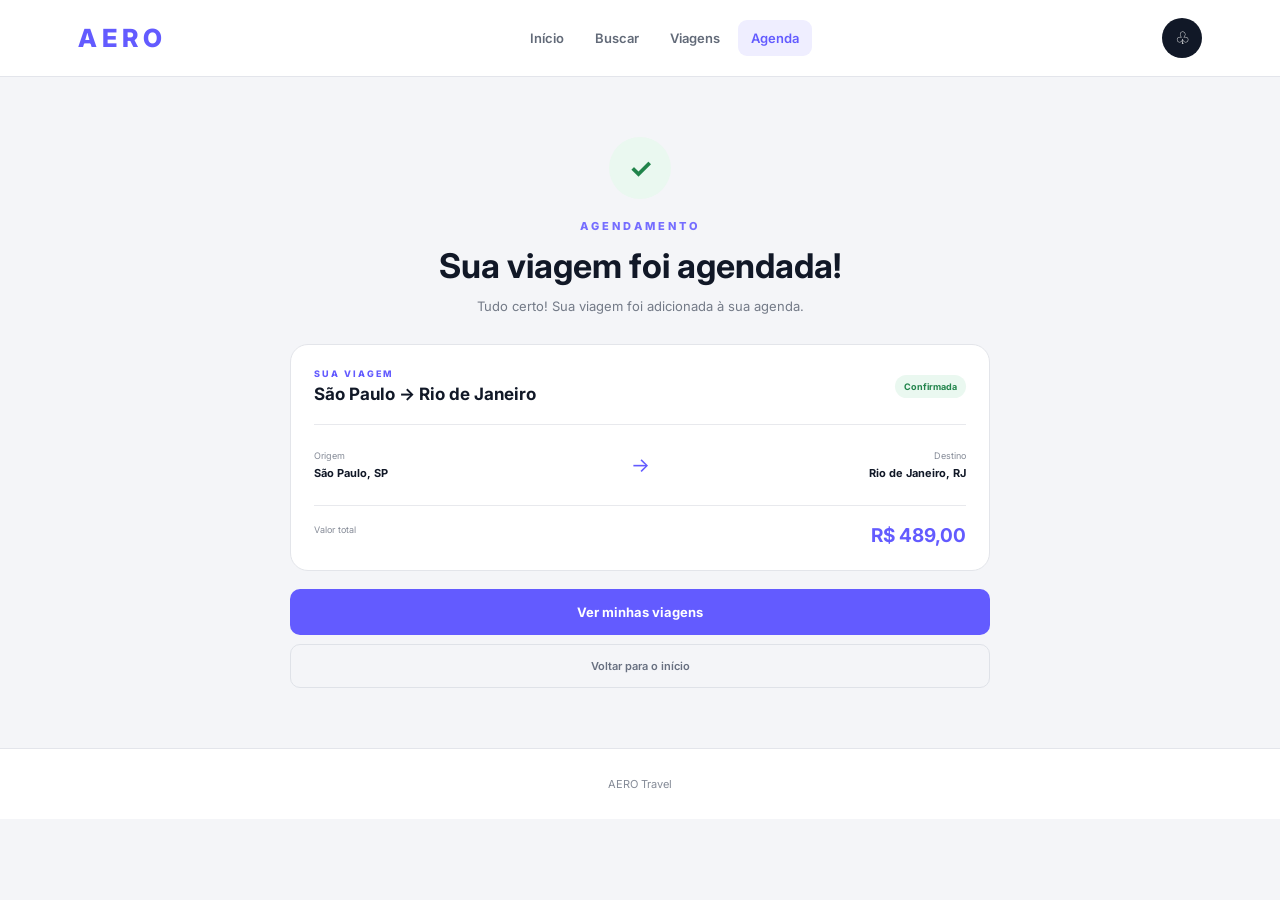
<file: agendamento.html>
<!DOCTYPE html>
<html lang="pt-BR">

<head>
    <meta charset="UTF-8">
    <meta name="viewport" content="width=device-width, initial-scale=1.0">

    <title>AERO | Agendamento</title>

    <link rel="preconnect" href="https://fonts.googleapis.com">
    <link rel="preconnect" href="https://fonts.gstatic.com" crossorigin>
    <link href="https://fonts.googleapis.com/css2?family=Inter:wght@400;500;600;700;800&display=swap" rel="stylesheet">

    <link rel="stylesheet" href="style.css">
</head>

<body>

    <header class="miku">

        <div class="bowie">

            <a href="index.html" class="luka">AERO</a>

            <nav class="kaito">
                <a href="index.html" class="rin">Início</a>
                <a href="buscar.html" class="rin">Buscar</a>
                <a href="viagens.html" class="rin">Viagens</a>
                <a href="agendamento.html" class="rin active-rin">Agenda</a>
            </nav>

            <button class="len">♧</button>

        </div>

    </header>

    <main>

        <section class="selena">

            <div class="stella">✓</div>

            <p class="ado">AGENDAMENTO</p>

            <h1>Sua viagem foi agendada!</h1>

            <p class="cassie-text">
                Tudo certo! Sua viagem foi adicionada à sua agenda.
            </p>

            <section class="celine">

                <div class="marina">

                    <div>
                        <p class="lilith-text">SUA VIAGEM</p>
                        <h2>São Paulo → Rio de Janeiro</h2>
                    </div>

                    <span class="confirmed">Confirmada</span>

                </div>

                <div class="violetta">

                    <div class="location">
                        <span>Origem</span>
                        <strong>São Paulo, SP</strong>
                    </div>

                    <div class="arrow">→</div>

                    <div class="location">
                        <span>Destino</span>
                        <strong>Rio de Janeiro, RJ</strong>
                    </div>

                </div>

                <div class="total">

                    <span>Valor total</span>

                    <strong>R$ 489,00</strong>

                </div>

            </section>

            <div class="actions">

                <a href="viagens.html" class="yor">
                    Ver minhas viagens
                </a>

                <a href="index.html" class="back-home">
                    Voltar para o início
                </a>

            </div>

        </section>

    </main>

    <footer class="radiohead">
        AERO Travel
    </footer>

</body>

</html>
</file>
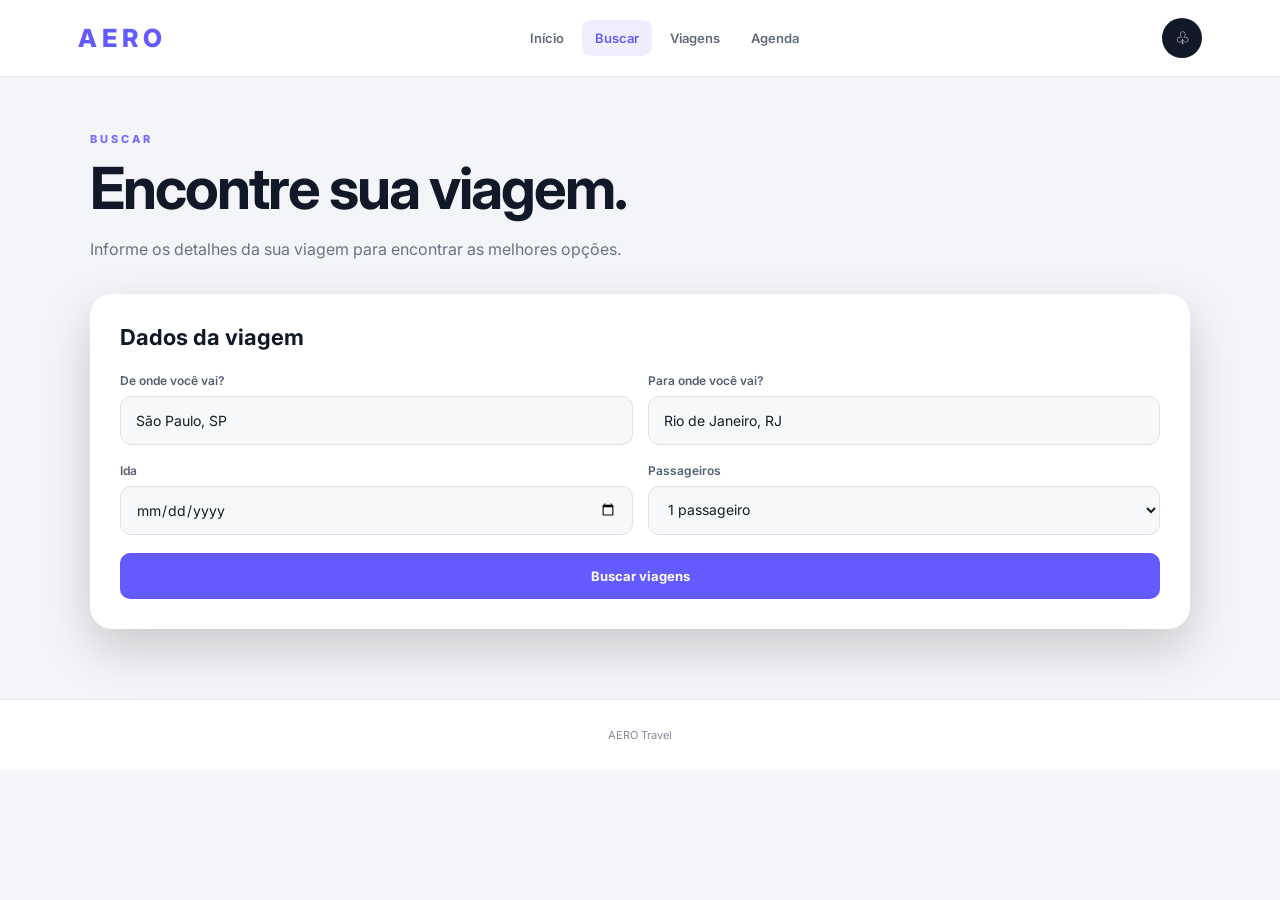
<file: buscar.html>
<!DOCTYPE html>
<html lang="pt-BR">

<head>
    <meta charset="UTF-8">
    <meta name="viewport" content="width=device-width, initial-scale=1.0">

    <title>AERO | Buscar</title>

    <link rel="preconnect" href="https://fonts.googleapis.com">
    <link rel="preconnect" href="https://fonts.gstatic.com" crossorigin>
    <link href="https://fonts.googleapis.com/css2?family=Inter:wght@400;500;600;700;800&display=swap" rel="stylesheet">

    <link rel="stylesheet" href="style.css">
</head>

<body>

    <header class="miku">

        <div class="bowie">

            <a href="index.html" class="luka">AERO</a>

            <nav class="kaito">
                <a href="index.html" class="rin">Início</a>
                <a href="buscar.html" class="rin active-rin">Buscar</a>
                <a href="viagens.html" class="rin">Viagens</a>
                <a href="agendamento.html" class="rin">Agenda</a>
            </nav>

            <button class="len">♧</button>

        </div>

    </header>

    <main>

        <section class="pagina">

            <div class="marcy">

                <p class="ado">BUSCAR</p>

                <h1>Encontre sua viagem.</h1>

                <p>
                    Informe os detalhes da sua viagem para
                    encontrar as melhores opções.
                </p>

            </div>

            <div class="meiko">

                <h2 class="flower">Dados da viagem</h2>

                <form class="rei">

                    <div class="form-grid">

                        <div class="asuka">

                            <label for="origem">De onde você vai?</label>

                            <input
                                type="text"
                                id="origem"
                                value="São Paulo, SP">

                        </div>

                        <div class="asuka">

                            <label for="destino">Para onde você vai?</label>

                            <input
                                type="text"
                                id="destino"
                                value="Rio de Janeiro, RJ">

                        </div>

                    </div>

                    <div class="form-grid">

                        <div class="asuka">

                            <label for="ida">Ida</label>

                            <input
                                type="date"
                                id="ida">

                        </div>

                        <div class="asuka">

                            <label for="passageiros">Passageiros</label>

                            <select id="passageiros">
                                <option>1 passageiro</option>
                                <option>2 passageiros</option>
                                <option>3 passageiros</option>
                                <option>4 passageiros</option>
                            </select>

                        </div>

                    </div>

                    <a href="resultados.html" class="yor">
                        Buscar viagens
                    </a>

                </form>

            </div>

        </section>

    </main>

    <footer class="radiohead">
        AERO Travel
    </footer>

</body>

</html>
</file>
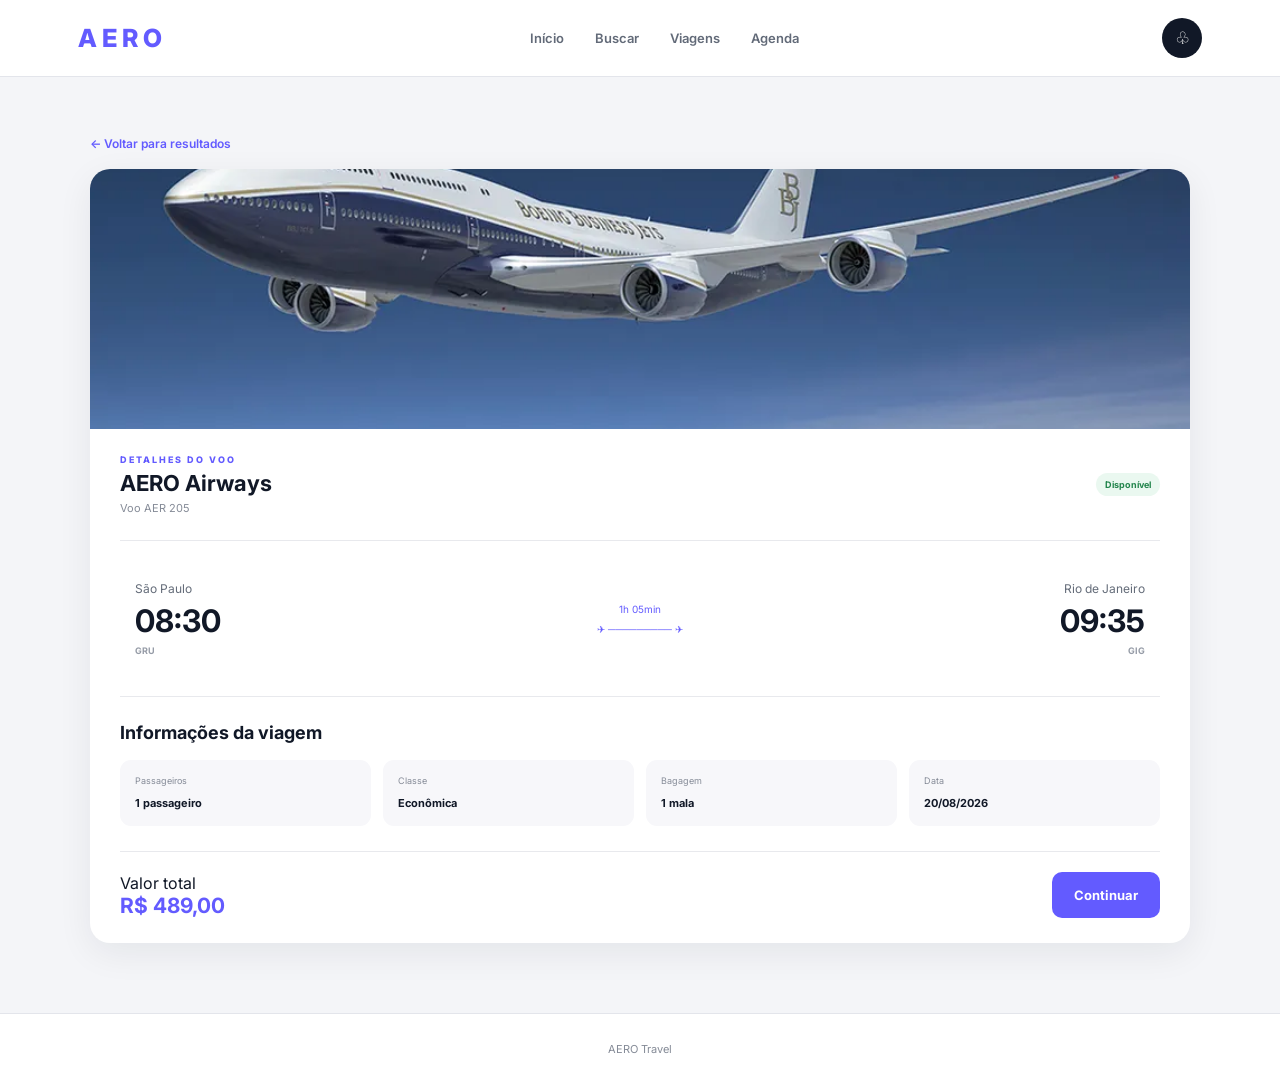
<file: detalhes.html>
<!DOCTYPE html>
<html lang="pt-BR">

<head>
    <meta charset="UTF-8">
    <meta name="viewport" content="width=device-width, initial-scale=1.0">

    <title>AERO | Detalhes</title>

    <link rel="preconnect" href="https://fonts.googleapis.com">
    <link rel="preconnect" href="https://fonts.gstatic.com" crossorigin>
    <link href="https://fonts.googleapis.com/css2?family=Inter:wght@400;500;600;700;800&display=swap" rel="stylesheet">

    <link rel="stylesheet" href="style.css">
</head>

<body>

    <header class="miku">

        <div class="bowie">

            <a href="index.html" class="luka">AERO</a>

            <nav class="kaito">
                <a href="index.html" class="rin">Início</a>
                <a href="buscar.html" class="rin">Buscar</a>
                <a href="viagens.html" class="rin">Viagens</a>
                <a href="agendamento.html" class="rin">Agenda</a>
            </nav>

            <button class="len">♧</button>

        </div>

    </header>

    <main>

        <section class="pagina">

            <a href="resultados.html" class="voltar">
                ← Voltar para resultados
            </a>

            <div class="aster">

                <img
                    src="images/img2.png"
                    alt="Avião de passageiros voando"
                    class="detalhes-aviao">

                <div class="selene">

                    <div>

                        <p class="lilith-text">DETALHES DO VOO</p>

                        <h1>AERO Airways</h1>

                        <p>Voo AER 205</p>

                    </div>

                    <span class="status">Disponível</span>

                </div>

                <div class="orion">

                    <div class="destino">

                        <span>São Paulo</span>

                        <strong>08:30</strong>

                        <small>GRU</small>

                    </div>

                    <div class="trajeto">

                        <span>1h 05min</span>

                        <div>✈ ───────── ✈</div>

                    </div>

                    <div class="destino">

                        <span>Rio de Janeiro</span>

                        <strong>09:35</strong>

                        <small>GIG</small>

                    </div>

                </div>

                <section class="lyra">

                    <h2>Informações da viagem</h2>

                    <div class="cassio">

                        <div class="nova-card">
                            <span>Passageiros</span>
                            <strong>1 passageiro</strong>
                        </div>

                        <div class="nova-card">
                            <span>Classe</span>
                            <strong>Econômica</strong>
                        </div>

                        <div class="nova-card">
                            <span>Bagagem</span>
                            <strong>1 mala</strong>
                        </div>

                        <div class="nova-card">
                            <span>Data</span>
                            <strong>20/08/2026</strong>
                        </div>

                    </div>

                </section>

                <div class="payton">

                    <div>
                        <span>Valor total</span>
                        <h2>R$ 489,00</h2>
                    </div>

                    <a href="agendamento.html" class="yor">
                        Continuar
                    </a>

                </div>

            </div>

        </section>

    </main>

    <footer class="radiohead">
        AERO Travel
    </footer>

</body>

</html>
</file>
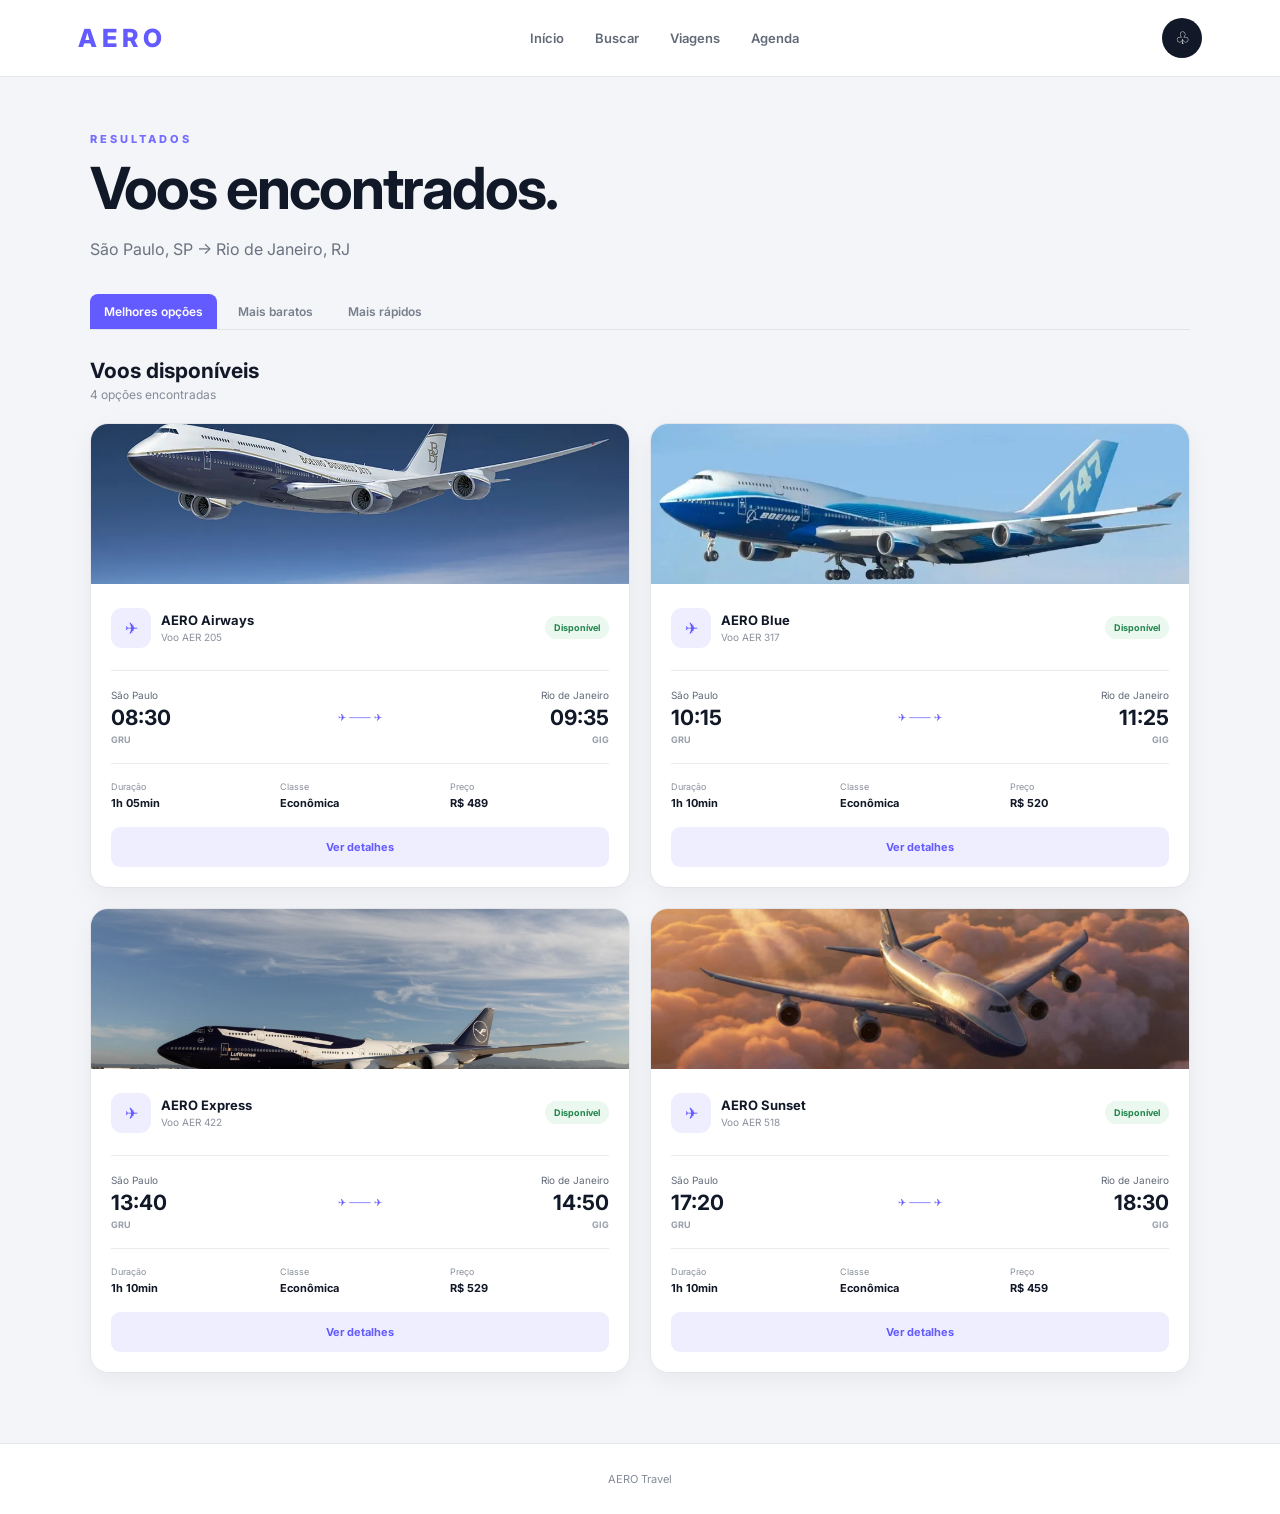
<file: resultados.html>
<!DOCTYPE html>
<html lang="pt-BR">

<head>
    <meta charset="UTF-8">
    <meta name="viewport" content="width=device-width, initial-scale=1.0">

    <title>AERO | Resultados</title>

    <link rel="preconnect" href="https://fonts.googleapis.com">
    <link rel="preconnect" href="https://fonts.gstatic.com" crossorigin>
    <link href="https://fonts.googleapis.com/css2?family=Inter:wght@400;500;600;700;800&display=swap" rel="stylesheet">

    <link rel="stylesheet" href="style.css">
</head>

<body>

    <header class="miku">

        <div class="bowie">

            <a href="index.html" class="luka">AERO</a>

            <nav class="kaito">
                <a href="index.html" class="rin">Início</a>
                <a href="buscar.html" class="rin">Buscar</a>
                <a href="viagens.html" class="rin">Viagens</a>
                <a href="agendamento.html" class="rin">Agenda</a>
            </nav>

            <button class="len">♧</button>

        </div>

    </header>

    <main>

        <section class="pagina">

            <div class="marcy">

                <p class="ado">RESULTADOS</p>

                <h1>Voos encontrados.</h1>

                <p>
                    São Paulo, SP → Rio de Janeiro, RJ
                </p>

            </div>

            <div class="tabs">

                <a href="#" class="tab active-tab">Melhores opções</a>
                <a href="#" class="tab">Mais baratos</a>
                <a href="#" class="tab">Mais rápidos</a>

            </div>

            <section class="viagens-section">

                <div class="section-heading">

                    <div>
                        <h2>Voos disponíveis</h2>
                        <span>4 opções encontradas</span>
                    </div>

                </div>

                <div class="viagens-grid">

                    <article class="viagem-card">

                        <img src="images/img2.png" class="aviao">

                        <div class="viagem-topo">

                            <div class="companhia">

                                <div class="chihiro">✈</div>

                                <div>
                                    <h3>AERO Airways</h3>
                                    <p>Voo AER 205</p>
                                </div>

                            </div>

                            <span class="status">Disponível</span>

                        </div>

                        <div class="rota">

                            <div class="cidade">
                                <span>São Paulo</span>
                                <strong>08:30</strong>
                                <small>GRU</small>
                            </div>

                            <div class="linha-rota">✈ ─── ✈</div>

                            <div class="cidade">
                                <span>Rio de Janeiro</span>
                                <strong>09:35</strong>
                                <small>GIG</small>
                            </div>

                        </div>

                        <div class="viagem-info">

                            <div>
                                <span>Duração</span>
                                <strong>1h 05min</strong>
                            </div>

                            <div>
                                <span>Classe</span>
                                <strong>Econômica</strong>
                            </div>

                            <div>
                                <span>Preço</span>
                                <strong>R$ 489</strong>
                            </div>

                        </div>

                        <a href="detalhes.html" class="detalhes-link">
                            Ver detalhes
                        </a>

                    </article>

                    <article class="viagem-card">

                        <img src="images/img3.png" alt="Avião Boeing voando" class="aviao">

                        <div class="viagem-topo">

                            <div class="companhia">

                                <div class="chihiro">✈</div>

                                <div>
                                    <h3>AERO Blue</h3>
                                    <p>Voo AER 317</p>
                                </div>

                            </div>

                            <span class="status">Disponível</span>

                        </div>

                        <div class="rota">

                            <div class="cidade">
                                <span>São Paulo</span>
                                <strong>10:15</strong>
                                <small>GRU</small>
                            </div>

                            <div class="linha-rota">✈ ─── ✈</div>

                            <div class="cidade">
                                <span>Rio de Janeiro</span>
                                <strong>11:25</strong>
                                <small>GIG</small>
                            </div>

                        </div>

                        <div class="viagem-info">

                            <div>
                                <span>Duração</span>
                                <strong>1h 10min</strong>
                            </div>

                            <div>
                                <span>Classe</span>
                                <strong>Econômica</strong>
                            </div>

                            <div>
                                <span>Preço</span>
                                <strong>R$ 520</strong>
                            </div>

                        </div>

                        <a href="detalhes.html" class="detalhes-link">
                            Ver detalhes
                        </a>

                    </article>

                    <article class="viagem-card">

                        <img src="images/img4.png" alt="Avião de passageiros no aeroporto" class="aviao">

                        <div class="viagem-topo">

                            <div class="companhia">

                                <div class="chihiro">✈</div>

                                <div>
                                    <h3>AERO Express</h3>
                                    <p>Voo AER 422</p>
                                </div>

                            </div>

                            <span class="status">Disponível</span>

                        </div>

                        <div class="rota">

                            <div class="cidade">
                                <span>São Paulo</span>
                                <strong>13:40</strong>
                                <small>GRU</small>
                            </div>

                            <div class="linha-rota">✈ ─── ✈</div>

                            <div class="cidade">
                                <span>Rio de Janeiro</span>
                                <strong>14:50</strong>
                                <small>GIG</small>
                            </div>

                        </div>

                        <div class="viagem-info">

                            <div>
                                <span>Duração</span>
                                <strong>1h 10min</strong>
                            </div>

                            <div>
                                <span>Classe</span>
                                <strong>Econômica</strong>
                            </div>

                            <div>
                                <span>Preço</span>
                                <strong>R$ 529</strong>
                            </div>

                        </div>

                        <a href="detalhes.html" class="detalhes-link">
                            Ver detalhes
                        </a>

                    </article>

                    <article class="viagem-card">

                        <img src="images/img5.png" alt="Avião voando entre nuvens ao pôr do sol" class="aviao">

                        <div class="viagem-topo">

                            <div class="companhia">

                                <div class="chihiro">✈</div>

                                <div>
                                    <h3>AERO Sunset</h3>
                                    <p>Voo AER 518</p>
                                </div>

                            </div>

                            <span class="status">Disponível</span>

                        </div>

                        <div class="rota">

                            <div class="cidade">
                                <span>São Paulo</span>
                                <strong>17:20</strong>
                                <small>GRU</small>
                            </div>

                            <div class="linha-rota">✈ ─── ✈</div>

                            <div class="cidade">
                                <span>Rio de Janeiro</span>
                                <strong>18:30</strong>
                                <small>GIG</small>
                            </div>

                        </div>

                        <div class="viagem-info">

                            <div>
                                <span>Duração</span>
                                <strong>1h 10min</strong>
                            </div>

                            <div>
                                <span>Classe</span>
                                <strong>Econômica</strong>
                            </div>

                            <div>
                                <span>Preço</span>
                                <strong>R$ 459</strong>
                            </div>

                        </div>

                        <a href="detalhes.html" class="detalhes-link">
                            Ver detalhes
                        </a>

                    </article>

                </div>

            </section>

        </section>

    </main>

    <footer class="radiohead">
        AERO Travel
    </footer>

</body>

</html>
</file>
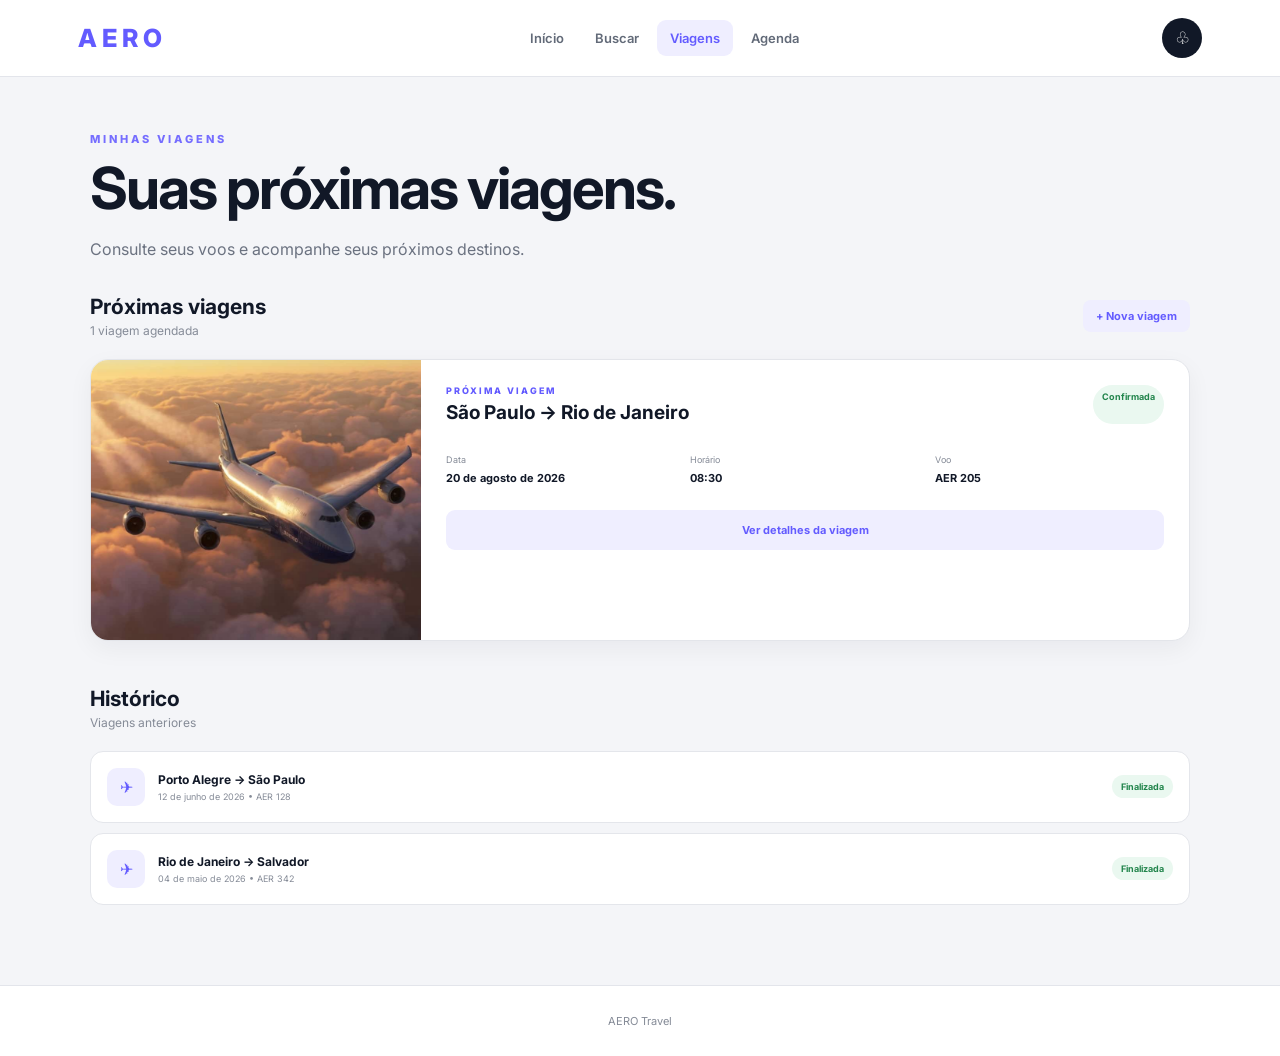
<file: viagens.html>
<!DOCTYPE html>
<html lang="pt-BR">

<head>
    <meta charset="UTF-8">
    <meta name="viewport" content="width=device-width, initial-scale=1.0">

    <title>AERO | Minhas Viagens</title>

    <link rel="preconnect" href="https://fonts.googleapis.com">
    <link rel="preconnect" href="https://fonts.gstatic.com" crossorigin>
    <link href="https://fonts.googleapis.com/css2?family=Inter:wght@400;500;600;700;800&display=swap" rel="stylesheet">

    <link rel="stylesheet" href="style.css">
</head>

<body>

    <header class="miku">

        <div class="bowie">

            <a href="index.html" class="luka">AERO</a>

            <nav class="kaito">
                <a href="index.html" class="rin">Início</a>
                <a href="buscar.html" class="rin">Buscar</a>
                <a href="viagens.html" class="rin active-rin">Viagens</a>
                <a href="agendamento.html" class="rin">Agenda</a>
            </nav>

            <button class="len">♧</button>

        </div>

    </header>

    <main>

        <section class="pagina">

            <div class="marcy">

                <p class="ado">MINHAS VIAGENS</p>

                <h1>Suas próximas viagens.</h1>

                <p>
                    Consulte seus voos e acompanhe seus próximos destinos.
                </p>

            </div>

            <div class="viagens-section">

                <div class="section-heading">

                    <div>
                        <h2>Próximas viagens</h2>
                        <span>1 viagem agendada</span>
                    </div>

                    <a href="buscar.html" class="pequeno-botao">
                        + Nova viagem
                    </a>

                </div>

                <article class="historico-card">

                    <img
                        src="images/img5.png"
                    
                        class="historico-imagem">

                    <div class="historico-conteudo">

                        <div class="historico-topo">

                            <div>

                                <p class="lilith-text">
                                    PRÓXIMA VIAGEM
                                </p>

                                <h2>São Paulo → Rio de Janeiro</h2>

                            </div>

                            <span class="confirmed">
                                Confirmada
                            </span>

                        </div>

                        <div class="historico-info">

                            <div>
                                <span>Data</span>
                                <strong>20 de agosto de 2026</strong>
                            </div>

                            <div>
                                <span>Horário</span>
                                <strong>08:30</strong>
                            </div>

                            <div>
                                <span>Voo</span>
                                <strong>AER 205</strong>
                            </div>

                        </div>

                        <a href="detalhes.html" class="detalhes-link">
                            Ver detalhes da viagem
                        </a>

                    </div>

                </article>

            </div>

            <section class="historico">

                <div class="section-heading">

                    <div>
                        <h2>Histórico</h2>
                        <span>Viagens anteriores</span>
                    </div>

                </div>

                <article class="historico-pequeno">

                    <div class="historico-icon">✈</div>

                    <div class="historico-rota">

                        <strong>Porto Alegre → São Paulo</strong>

                        <span>12 de junho de 2026 • AER 128</span>

                    </div>

                    <span class="finalizada">
                        Finalizada
                    </span>

                </article>

                <article class="historico-pequeno">

                    <div class="historico-icon">✈</div>

                    <div class="historico-rota">

                        <strong>Rio de Janeiro → Salvador</strong>

                        <span>04 de maio de 2026 • AER 342</span>

                    </div>

                    <span class="finalizada">
                        Finalizada
                    </span>

                </article>

            </section>

        </section>

    </main>

    <footer class="radiohead">
        AERO Travel
    </footer>

</body>

</html>
</file>
<file: style.css>
* {
    margin: 0;
    padding: 0;
    box-sizing: border-box;
}

html {
    scroll-behavior: smooth;
}

body {
    min-height: 100vh;
    font-family: 'Inter', sans-serif;
    background: #f4f5f8;
    color: #111827;
}

a {
    text-decoration: none;
    color: inherit;
}

button,
input,
select {
    font-family: inherit;
}

.miku {
    width: 100%;
    background: #ffffff;
    border-bottom: 1px solid #e3e5eb;
    position: sticky;
    top: 0;
    z-index: 50;
}

.bowie {
    width: min(1180px, 100%);
    min-height: 76px;
    margin: auto;
    padding: 0 28px;
    display: flex;
    align-items: center;
    justify-content: space-between;
    gap: 25px;
}

.luka {
    color: #635bff;
    font-size: 25px;
    font-weight: 800;
    letter-spacing: 5px;
}

.kaito {
    display: flex;
    align-items: center;
    gap: 5px;
}

.rin {
    padding: 10px 13px;
    border-radius: 9px;
    color: #626a78;
    font-size: 13px;
    font-weight: 600;
    transition: 0.2s;
}

.rin:hover,
.active-rin {
    background: #efeeff;
    color: #635bff;
}

.len {
    width: 40px;
    height: 40px;
    border: none;
    border-radius: 50%;
    background: #111827;
    color: #ffffff;
    font-size: 17px;
    cursor: pointer;
}

main {
    width: 100%;
}

.pagina {
    width: min(1100px, calc(100% - 40px));
    margin: auto;
    padding: 55px 0 70px;
}

.morrigan {
    position: relative;
    min-height: 590px;
    width: min(1100px, calc(100% - 40px));
    margin: auto;
    padding: 65px 0 80px;
    display: grid;
    grid-template-columns: 1fr 470px;
    align-items: center;
    gap: 60px;
}

.morrigan::before {
    content: "";
    position: absolute;
    z-index: -1;
    top: 0;
    left: 50%;
    width: 100vw;
    height: 100%;
    transform: translateX(-50%);
    background:
        linear-gradient(rgba(7, 25, 49, 0.78), rgba(7, 25, 49, 0.82)),
        url("../imagens/img1.png") center / cover no-repeat;
}

.marcy {
    margin-bottom: 30px;
}

.marcy h1 {
    max-width: 650px;
    margin-bottom: 18px;
    color: #ffffff;
    font-size: clamp(38px, 5vw, 58px);
    line-height: 1.04;
    letter-spacing: -2px;
}

.marcy > p:last-child {
    max-width: 570px;
    color: rgba(255, 255, 255, 0.82);
    font-size: 16px;
    line-height: 1.7;
}

.pagina .marcy h1 {
    color: #111827;
}

.pagina .marcy > p:last-child {
    color: #6b7280;
}

.ado {
    margin-bottom: 12px;
    color: #756dff;
    font-size: 11px;
    font-weight: 800;
    letter-spacing: 3px;
}

.meiko {
    padding: 30px;
    border-radius: 22px;
    background: #ffffff;
    box-shadow: 0 20px 50px rgba(0, 0, 0, 0.18);
}

.flower {
    margin-bottom: 23px;
    font-size: 22px;
}

.rei {
    display: flex;
    flex-direction: column;
    gap: 18px;
}

.asuka {
    display: flex;
    flex-direction: column;
    gap: 8px;
}

.asuka label {
    color: #555e6d;
    font-size: 12px;
    font-weight: 600;
}

.asuka input,
.asuka select {
    width: 100%;
    min-height: 49px;
    padding: 0 15px;
    border: 1px solid #dfe2e8;
    border-radius: 11px;
    outline: none;
    background: #f7f8fa;
    color: #161b25;
    font-size: 14px;
}

.asuka input:focus,
.asuka select:focus {
    border-color: #635bff;
    background: #ffffff;
}

.form-grid {
    display: grid;
    grid-template-columns: 1fr 1fr;
    gap: 15px;
}

.yor {
    min-height: 46px;
    padding: 0 22px;
    display: inline-flex;
    align-items: center;
    justify-content: center;
    border: none;
    border-radius: 10px;
    background: #635bff;
    color: #ffffff;
    font-size: 13px;
    font-weight: 700;
    cursor: pointer;
    transition: 0.2s;
}

.yor:hover {
    background: #5047ec;
    transform: translateY(-2px);
}

.atlas {
    width: min(1100px, calc(100% - 40px));
    margin: 0 auto;
    padding: 55px 0;
}

.section-heading {
    margin-bottom: 20px;
    display: flex;
    align-items: center;
    justify-content: space-between;
    gap: 20px;
}

.section-heading h2 {
    font-size: 21px;
}

.section-heading span {
    color: #858b97;
    font-size: 12px;
}

.viagens-grid {
    display: grid;
    grid-template-columns: repeat(2, minmax(0, 1fr));
    gap: 20px;
}

.viagem-card {
    overflow: hidden;
    min-width: 0;
    border: 1px solid #e3e5ea;
    border-radius: 18px;
    background: #ffffff;
    box-shadow: 0 8px 25px rgba(20, 28, 45, 0.05);
    transition: 0.2s;
}

.viagem-card:hover {
    transform: translateY(-3px);
    box-shadow: 0 14px 32px rgba(20, 28, 45, 0.1);
}

.viagem-image img {
    width: 100%;
    height: 210px;
    display: block;
    object-fit: cover;
}

.viagem-content {
    padding: 20px;
}

.viagem-content h3 {
    margin: 10px 0 8px;
    font-size: 18px;
}

.viagem-content p {
    margin-bottom: 18px;
    color: #727987;
    font-size: 13px;
    line-height: 1.6;
}

.viagens-section {
    width: 100%;
}

.tabs {
    margin-bottom: 28px;
    display: flex;
    gap: 7px;
    border-bottom: 1px solid #e1e4e9;
}

.tab {
    padding: 10px 14px;
    border-radius: 8px 8px 0 0;
    color: #777f8d;
    font-size: 12px;
    font-weight: 600;
}

.active-tab {
    color: #ffffff;
    background: #635bff;
}

.viagem-card:not(.viagem-image) {
    padding: 20px;
}

.aviao {
    width: 100%;
    height: 160px;
    margin: -20px -20px 20px;
    width: calc(100% + 40px);
    object-fit: cover;
}

.viagem-topo {
    display: flex;
    align-items: center;
    justify-content: space-between;
    gap: 12px;
    margin-bottom: 22px;
}

.companhia {
    min-width: 0;
    display: flex;
    align-items: center;
    gap: 10px;
}

.chihiro {
    width: 40px;
    height: 40px;
    flex-shrink: 0;
    display: flex;
    align-items: center;
    justify-content: center;
    border-radius: 11px;
    background: #efeeff;
    color: #635bff;
}

.companhia h3 {
    font-size: 13px;
}

.companhia p {
    margin-top: 3px;
    color: #8a909b;
    font-size: 10px;
}

.status,
.confirmed,
.finalizada {
    padding: 6px 9px;
    border-radius: 20px;
    background: #eaf8f0;
    color: #21844b;
    font-size: 9px;
    font-weight: 700;
    white-space: nowrap;
}

.rota {
    display: grid;
    grid-template-columns: 1fr auto 1fr;
    align-items: center;
    gap: 10px;
    padding: 18px 0;
    border-top: 1px solid #e9ebef;
    border-bottom: 1px solid #e9ebef;
}

.cidade {
    display: flex;
    flex-direction: column;
    gap: 4px;
}

.cidade:last-child {
    text-align: right;
}

.cidade span {
    color: #626a78;
    font-size: 10px;
}

.cidade strong {
    font-size: 21px;
}

.cidade small {
    color: #999faa;
    font-size: 9px;
    font-weight: 700;
}

.linha-rota {
    color: #635bff;
    font-size: 10px;
    white-space: nowrap;
}

.viagem-info {
    display: grid;
    grid-template-columns: repeat(3, 1fr);
    gap: 10px;
    padding: 17px 0;
}

.viagem-info div {
    display: flex;
    flex-direction: column;
    gap: 4px;
}

.viagem-info span {
    color: #8a909b;
    font-size: 9px;
}

.viagem-info strong {
    font-size: 11px;
}

.detalhes-link {
    min-height: 40px;
    display: flex;
    align-items: center;
    justify-content: center;
    border-radius: 9px;
    background: #efeeff;
    color: #635bff;
    font-size: 11px;
    font-weight: 700;
    transition: 0.2s;
}

.detalhes-link:hover {
    background: #635bff;
    color: #ffffff;
}

.voltar {
    display: inline-block;
    margin-bottom: 18px;
    color: #635bff;
    font-size: 12px;
    font-weight: 600;
}

.aster {
    overflow: hidden;
    border-radius: 20px;
    background: #ffffff;
    box-shadow: 0 10px 35px rgba(20, 28, 45, 0.07);
}

.detalhes-aviao {
    width: 100%;
    height: 260px;
    display: block;
    object-fit: cover;
}

.aster > .selene,
.aster > .orion,
.aster > .lyra,
.aster > .payton {
    margin-left: 30px;
    margin-right: 30px;
}

.selene {
    padding: 25px 0;
    display: flex;
    align-items: center;
    justify-content: space-between;
    gap: 20px;
    border-bottom: 1px solid #e8e9ed;
}

.selene h1 {
    margin-bottom: 5px;
    font-size: 22px;
}

.selene p:last-child {
    color: #858b97;
    font-size: 11px;
}

.lilith-text {
    margin-bottom: 5px;
    color: #635bff;
    font-size: 9px;
    font-weight: 800;
    letter-spacing: 2px;
}

.orion {
    display: grid;
    grid-template-columns: 1fr auto 1fr;
    align-items: center;
    gap: 25px;
    padding: 40px 15px;
}

.destino {
    display: flex;
    flex-direction: column;
    gap: 6px;
}

.destino:last-child {
    text-align: right;
}

.destino span {
    color: #646c79;
    font-size: 12px;
}

.destino strong {
    font-size: 31px;
}

.destino small {
    color: #969ca7;
    font-size: 9px;
    font-weight: 700;
}

.trajeto {
    color: #635bff;
    text-align: center;
    font-size: 10px;
}

.trajeto div {
    margin-top: 8px;
    white-space: nowrap;
}

.lyra {
    padding: 25px 0;
    border-top: 1px solid #e8e9ed;
}

.lyra h2 {
    margin-bottom: 17px;
    font-size: 18px;
}

.cassio {
    display: grid;
    grid-template-columns: repeat(4, 1fr);
    gap: 12px;
}

.nova-card {
    padding: 15px;
    border-radius: 11px;
    background: #f7f7fa;
}

.nova-card span,
.location span,
.total span {
    display: block;
    margin-bottom: 5px;
    color: #858b97;
    font-size: 9px;
}

.nova-card strong,
.location strong {
    font-size: 11px;
}

.payton {
    padding: 20px 0 25px;
    display: flex;
    align-items: center;
    justify-content: space-between;
    gap: 20px;
    border-top: 1px solid #e8e9ed;
}

.payton h2 {
    color: #635bff;
    font-size: 21px;
}

.selena {
    width: min(700px, calc(100% - 40px));
    margin: auto;
    padding: 60px 0;
    text-align: center;
}

.stella {
    width: 62px;
    height: 62px;
    margin: 0 auto 20px;
    display: flex;
    align-items: center;
    justify-content: center;
    border-radius: 50%;
    background: #eaf8f0;
    color: #21844b;
    font-size: 27px;
    font-weight: 700;
}

.selena h1 {
    margin-bottom: 12px;
    font-size: 34px;
}

.cassie-text {
    margin-bottom: 30px;
    color: #737a87;
    font-size: 13px;
}

.celine {
    padding: 23px;
    border: 1px solid #e3e5ea;
    border-radius: 18px;
    background: #ffffff;
    text-align: left;
}

.marina {
    padding-bottom: 20px;
    display: flex;
    align-items: center;
    justify-content: space-between;
    gap: 15px;
    border-bottom: 1px solid #e8e9ed;
}

.marina h2 {
    font-size: 17px;
}

.violetta {
    padding: 25px 0;
    display: grid;
    grid-template-columns: 1fr auto 1fr;
    align-items: center;
    gap: 15px;
}

.location {
    display: flex;
    flex-direction: column;
}

.location:last-child {
    text-align: right;
}

.arrow {
    color: #635bff;
    font-size: 20px;
}

.total {
    padding-top: 18px;
    display: flex;
    justify-content: space-between;
    border-top: 1px solid #e8e9ed;
}

.total strong {
    color: #635bff;
    font-size: 19px;
}

.actions {
    margin-top: 18px;
    display: flex;
    flex-direction: column;
    gap: 9px;
}

.back-home {
    min-height: 44px;
    display: flex;
    align-items: center;
    justify-content: center;
    border: 1px solid #dfe2e8;
    border-radius: 10px;
    color: #687080;
    font-size: 11px;
    font-weight: 600;
}

.pequeno-botao {
    padding: 9px 13px;
    border-radius: 8px;
    background: #efeeff;
    color: #635bff;
    font-size: 11px;
    font-weight: 700;
}

.historico {
    margin-top: 45px;
}

.historico-card {
    overflow: hidden;
    display: grid;
    grid-template-columns: 330px 1fr;
    border: 1px solid #e3e5ea;
    border-radius: 18px;
    background: #ffffff;
    box-shadow: 0 8px 25px rgba(20, 28, 45, 0.05);
}

.historico-imagem {
    width: 100%;
    height: 100%;
    min-height: 280px;
    object-fit: cover;
}

.historico-conteudo {
    padding: 25px;
}

.historico-topo {
    display: flex;
    justify-content: space-between;
    gap: 15px;
    margin-bottom: 30px;
}

.historico-topo h2 {
    font-size: 19px;
}

.historico-info {
    display: grid;
    grid-template-columns: repeat(3, 1fr);
    gap: 15px;
    margin-bottom: 25px;
}

.historico-info div {
    display: flex;
    flex-direction: column;
    gap: 6px;
}

.historico-info span,
.historico-rota span {
    color: #858b97;
    font-size: 9px;
}

.historico-info strong {
    font-size: 11px;
}

.historico-pequeno {
    margin-bottom: 10px;
    padding: 16px;
    display: flex;
    align-items: center;
    gap: 13px;
    border: 1px solid #e4e6eb;
    border-radius: 13px;
    background: #ffffff;
}

.historico-icon {
    width: 38px;
    height: 38px;
    flex-shrink: 0;
    display: flex;
    align-items: center;
    justify-content: center;
    border-radius: 10px;
    background: #efeeff;
    color: #635bff;
}

.historico-rota {
    flex: 1;
    display: flex;
    flex-direction: column;
    gap: 4px;
}

.historico-rota strong {
    font-size: 12px;
}

.radiohead {
    width: 100%;
    padding: 28px 20px;
    border-top: 1px solid #e3e5eb;
    background: #ffffff;
    color: #858b97;
    text-align: center;
    font-size: 11px;
}

@media (max-width: 850px) {

    .bowie {
        padding: 0 20px;
    }

    .morrigan {
        grid-template-columns: 1fr;
        gap: 25px;
        padding: 45px 0;
    }

    .meiko {
        width: 100%;
    }

    .viagens-grid {
        grid-template-columns: 1fr;
    }

    .historico-card {
        grid-template-columns: 1fr;
    }

    .historico-imagem {
        height: 230px;
        min-height: 0;
    }

}

@media (max-width: 600px) {

    .bowie {
        min-height: auto;
        padding: 14px 15px;
        flex-wrap: wrap;
    }

    .luka {
        font-size: 21px;
    }

    .kaito {
        width: 100%;
        order: 3;
        justify-content: space-between;
        overflow-x: auto;
    }

    .rin {
        flex-shrink: 0;
        padding: 8px 8px;
        font-size: 10px;
    }

    .len {
        width: 35px;
        height: 35px;
    }

    .morrigan {
        width: calc(100% - 20px);
        min-height: auto;
        padding: 35px 0;
    }

    .morrigan::before {
        min-height: 100%;
    }

    .marcy h1 {
        font-size: 35px;
    }

    .marcy > p:last-child {
        font-size: 14px;
    }

    .meiko {
        padding: 20px;
    }

    .pagina {
        width: calc(100% - 20px);
        padding: 30px 0 45px;
    }

    .pagina .marcy h1 {
        font-size: 34px;
    }

    .form-grid {
        grid-template-columns: 1fr;
    }

    .tabs {
        overflow-x: auto;
    }

    .tab {
        flex-shrink: 0;
    }

    .viagem-card:not(.viagem-image) {
        padding: 15px;
    }

    .aviao {
        height: 145px;
        margin: -15px -15px 15px;
        width: calc(100% + 30px);
    }

    .rota {
        grid-template-columns: 1fr 55px 1fr;
    }

    .cidade strong {
        font-size: 18px;
    }

    .linha-rota {
        overflow: hidden;
        font-size: 8px;
    }

    .cassio {
        grid-template-columns: 1fr 1fr;
    }

    .aster {
        border-radius: 15px;
    }

    .detalhes-aviao {
        height: 190px;
    }

    .aster > .selene,
    .aster > .orion,
    .aster > .lyra,
    .aster > .payton {
        margin-left: 18px;
        margin-right: 18px;
    }

    .selene {
        align-items: flex-start;
        flex-direction: column;
    }

    .orion {
        grid-template-columns: 1fr 55px 1fr;
        padding: 30px 0;
    }

    .destino strong {
        font-size: 23px;
    }

    .trajeto div {
        font-size: 8px;
    }

    .payton {
        align-items: stretch;
        flex-direction: column;
    }

    .payton .yor {
        width: 100%;
    }

    .selena {
        width: calc(100% - 20px);
        padding: 40px 0;
    }

    .selena h1 {
        font-size: 27px;
    }

    .marina {
        align-items: flex-start;
        flex-direction: column;
    }

    .historico-info {
        grid-template-columns: 1fr;
    }

    .historico-pequeno {
        align-items: flex-start;
    }

}

@media (max-width: 360px) {

    .bowie {
        padding: 12px 10px;
    }

    .luka {
        font-size: 19px;
        letter-spacing: 4px;
    }

    .rin {
        padding: 7px 6px;
        font-size: 9px;
    }

    .morrigan {
        width: calc(100% - 16px);
    }

    .pagina {
        width: calc(100% - 16px);
    }

    .marcy h1,
    .pagina .marcy h1 {
        font-size: 30px;
        letter-spacing: -1px;
    }

    .meiko {
        padding: 16px;
    }

    .flower {
        font-size: 18px;
    }

    .viagem-card:not(.viagem-image) {
        padding: 13px;
    }

    .aviao {
        margin: -13px -13px 13px;
        width: calc(100% + 26px);
        height: 125px;
    }

    .viagem-info {
        gap: 5px;
    }

    .viagem-info span {
        font-size: 8px;
    }

    .viagem-info strong {
        font-size: 9px;
    }

    .cidade strong {
        font-size: 16px;
    }

    .cidade span {
        font-size: 9px;
    }

    .linha-rota {
        font-size: 7px;
    }

    .cassio {
        gap: 7px;
    }

    .nova-card {
        padding: 11px;
    }

    .nova-card strong {
        font-size: 9px;
    }

    .detalhes-aviao {
        height: 150px;
    }

    .aster > .selene,
    .aster > .orion,
    .aster > .lyra,
    .aster > .payton {
        margin-left: 14px;
        margin-right: 14px;
    }

    .orion {
        grid-template-columns: 1fr 42px 1fr;
    }

    .destino strong {
        font-size: 20px;
    }

    .destino span {
        font-size: 9px;
    }

    .trajeto {
        font-size: 8px;
    }

    .trajeto div {
        font-size: 6px;
    }

    .violetta {
        grid-template-columns: 1fr 22px 1fr;
    }

    .location strong {
        font-size: 9px;
    }

}
</file>
